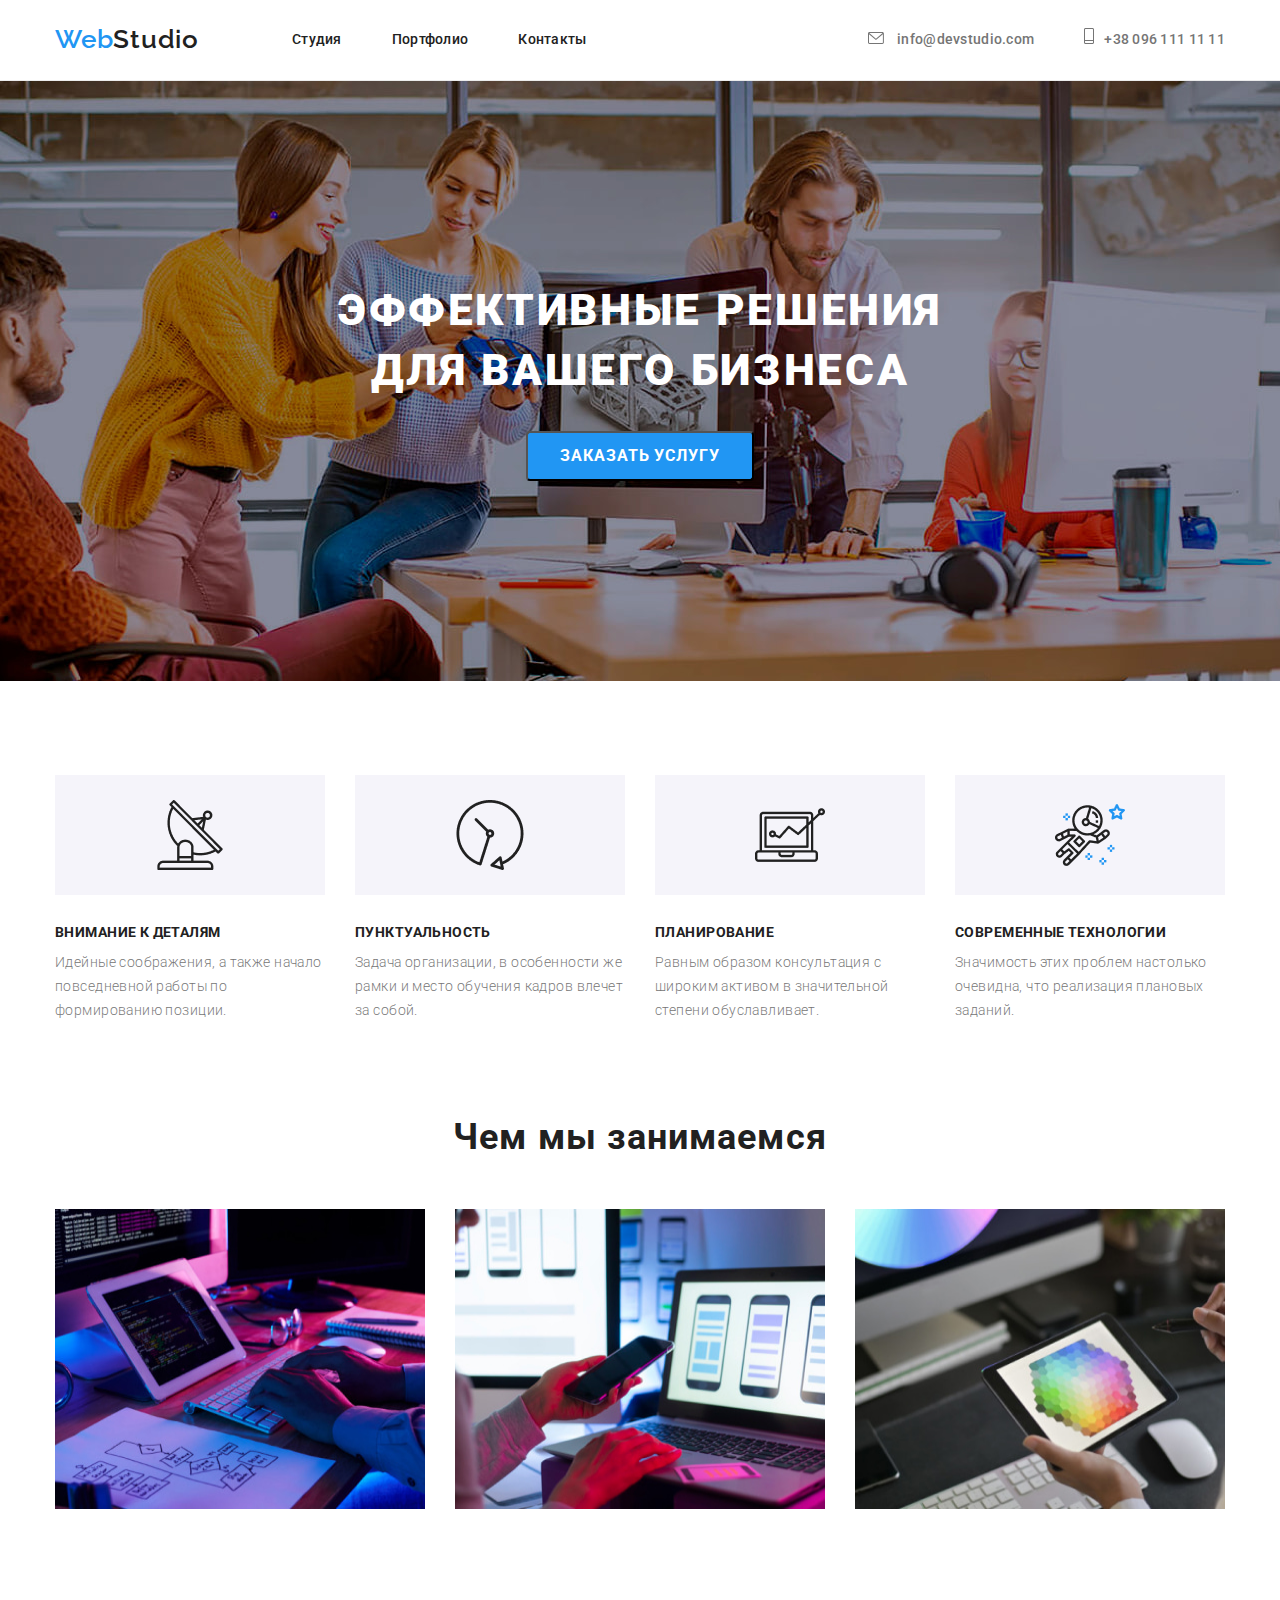
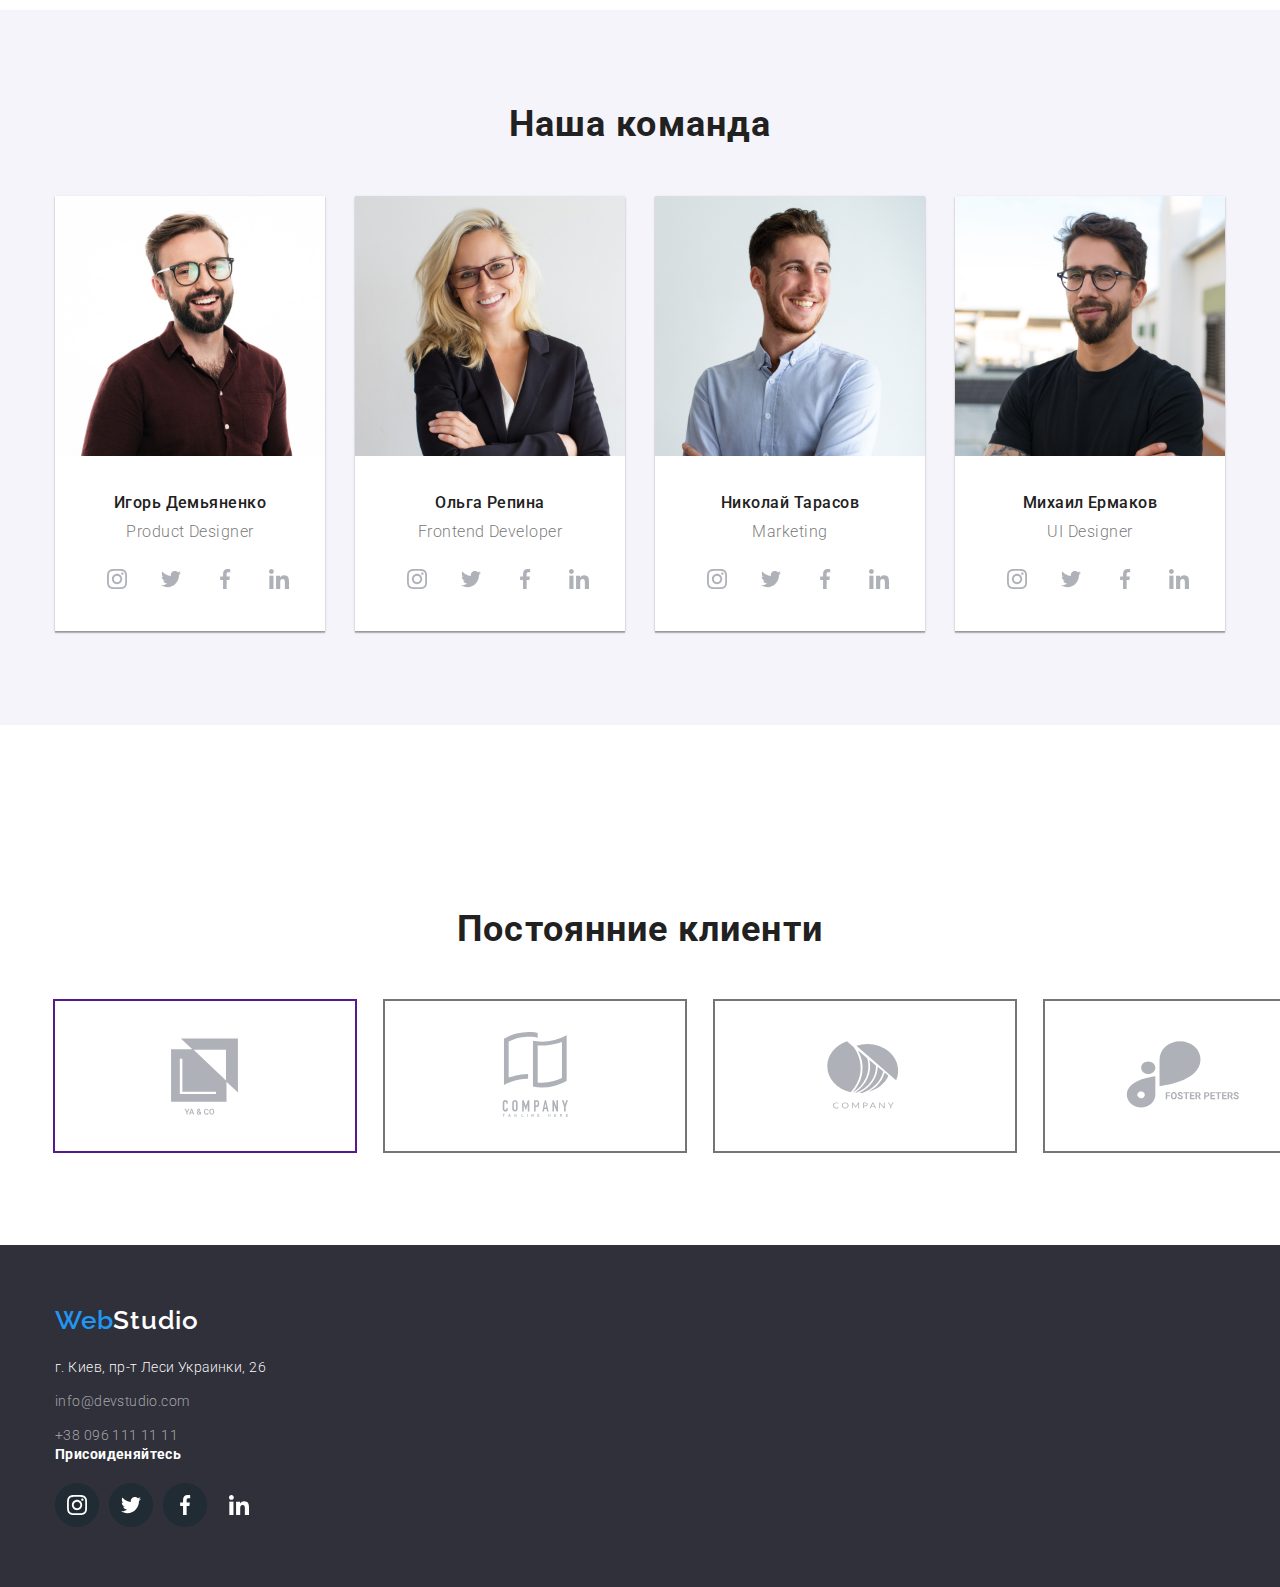
<file: index.html>
<!DOCTYPE html>
<html lang="ru">

<head>
    <meta charset="UTF-8">
    <meta http-equiv="X-UA-Compatible" content="IE=edge">
    <meta name="viewport" content="width=device-width, initial-scale=1.0">
    <title>Студия</title>
    <!-- Основні шрифти -->
    <link rel="preconnect" href="https://fonts.googleapis.com">
    <link rel="preconnect" href="https://fonts.gstatic.com" crossorigin>
    <link href="https://fonts.googleapis.com/css2?family=Raleway:wght@700&family=Roboto:wght@400;500;700;900&display=swap" rel="stylesheet">

    <link rel="stylesheet" href="https://cdn.jsdelivr.net/npm/modern-normalize@1.1.0/modern-normalize.min.css">

    <link rel="stylesheet" href="./css/styles.css">
    
</head>

<body>
    <!-- header -->
    <header class="header">
        <div class="container header-container">
        <nav class="nav">
            <a class="header-logo link" href="./index.html"><span class="web">Web</span>Studio</a>
            <ul class="nav-list list">
                <li class="nav-iten"> 
                    <a class="nav-link link" href="">Студия</a></li>
                <li class="nav-iten"> 
                    <a class="nav-link link" href="./portfolio.html">Портфолио</a></li>
                <li class="nav-iten"> 
                    <a class="nav-link link" href="">Контакты</a></li>
            </ul>
        </nav>
        <ul class="contact-list list ">
            <li class="contact-item">
                <a class="contact-mail link" href="mailto:info@devstudio.com"><svg class="header-icons" width="16px" height="12px">
                    <use href="./images/icons.svg/icons.heder/symbol-defs.svg#envelope-hover"></use>
                </svg>
                   info@devstudio.com</a></li>
            <li class="contact-item">
                <a class="contact-phone link" href="tel:+380961111111"><svg class="header-icons" width="10px" height="16px">
                    <use href="./images/icons.svg/icons.heder/symbol-defs.svg#Vector"></use>
                </svg>+38 096 111 11 11</a></li>
        </ul>
        </div>
    </header>
    <!-- main -->
    <main class="main">
        <!-- Заголовок -->
        <section class="hero section">
            <div class="container">
            <h1 class="hero-title">Эффективные решения для вашего бизнеса</h1>
            <button class="hero-btn" type="button">Заказать услугу</button>
            </div>
        </section>
        <!-- Наші послуги -->
        <section class="advice section">
            <h2 class="visually-hidden">Advice</h2>
            <div class="container">
            <ul class="advice-list list">
                <li class="advice-iten advice-iten-1">
                    <h3 class="advice-subtitle">Внимание к деталям</h3>
                    <p class="advice-descr">Идейные соображения, а также начало повседневной работы по формированию позиции.</p>
                </li>
                <li class="advice-iten advice-iten-2">
                    <h3 class="advice-subtitle">Пунктуальность</h3>
                    <p class="advice-descr">Задача организации, в особенности же рамки и место обучения кадров влечет за собой.</p>
                </li>
                <li class="advice-iten advice-iten-3">
                    <h3 class="advice-subtitle">Планирование</h3>
                    <p class="advice-descr">Равным образом консультация с широким активом в значительной степени обуславливает.</p>
                </li class="advice-iten">
                <li class="advice-iten advice-iten-4">
                    <h3 class="advice-subtitle">Современные технологии</h3>
                    <p class="advice-descr">Значимость этих проблем настолько очевидна, что реализация плановых заданий.</p>
                </li>
            </ul>
            </div>
        </section>    
        <!-- Чим ми займаємося -->
        <section class="work section">
            <div class="container">
            <h2 class="work-title work-title-container">Чем мы занимаемся</h2>
            <ul class="work-list list">
                <li class="work-item">
                     <img class="work-image" src="./images/whatwedoo/img.jpg" alt="html" width="370" height="300"></li>
                <li class="work-item">
                     <img class="work-image" src="./images/whatwedoo/img-1.jpg" alt="css" width="370" height="300"></li>
                <li class="work-item">
                     <img class="work-image" src="./images/whatwedoo/img-2.jpg" alt="program" width="370" height="300"></li>
            </ul>
            </div>
        </section>
        <!-- Про нас -->
        <section class="about-us  section">
            <div class="container">
            <h2 class="about-us-title about-us-container">Наша команда</h2>
            <ul class="about-us-list list">
                <li class="about-us-item">
                    <img class="about-us-image" src="./images/masters/img.jpg" alt="Игорь Демьяненко" width="270" height="260">
                    <div class="about-us-div">
                    <h3 class="about-us-name">Игорь Демьяненко</h3>
                    <p class="about-us-position">Product Designer</p>
                    <ul class="about-us-icons">
                        <li class="social-item"><a class="social-links" href="">
                            <svg class="social-link">
                                <use href="./images/icons.svg/icons.main/symbol-defs.svg#instagram-2"></use>
                            </svg>
                        </a></li>
                        <li class="social-item"><a class="social-links" href="">
                            <svg class="social-link">
                                <use href="./images/icons.svg/icons.main/symbol-defs.svg#twitter-1"></use>
                            </svg>
                        </a></li>
                        <li class="social-item"><a class="social-links" href="">
                            <svg class="social-link">
                                <use href="./images/icons.svg/icons.main/symbol-defs.svg#facebook-1"></use>
                            </svg>
                        </a></li>
                        <li class="social-item"><a class="social-links" href="">
                            <svg class="social-link">
                                <use href="./images/icons.svg/icons.main/symbol-defs.svg#linkedin-1"></use>
                            </svg>
                        </a></li>
                    </ul>
                    </div>
                </li>
                <li class="about-us-item">
                    <img class="about-us-image" src="./images/masters/img-1.jpg" alt="Ольга Репина" width="270" height="260">
                    <div class="about-us-div">
                    <h3 class="about-us-name">Ольга Репина</h3>
                    <p class="about-us-position">Frontend Developer</p>
                    <ul class="about-us-icons">
                        <li class="social-item"><a class="social-links" href="">
                                <svg class="social-link">
                                    <use href="./images/icons.svg/icons.main/symbol-defs.svg#instagram-2"></use>
                                </svg>
                            </a></li>
                        <li class="social-item"><a class="social-links" href="">
                                <svg class="social-link">
                                    <use href="./images/icons.svg/icons.main/symbol-defs.svg#twitter-1"></use>
                                </svg>
                            </a></li>
                        <li class="social-item"><a class="social-links" href="">
                                <svg class="social-link">
                                    <use href="./images/icons.svg/icons.main/symbol-defs.svg#facebook-1"></use>
                                </svg>
                            </a></li>
                        <li class="social-item"><a class="social-links" href="">
                                <svg class="social-link">
                                    <use href="./images/icons.svg/icons.main/symbol-defs.svg#linkedin-1"></use>
                                </svg>
                            </a></li>
                    </div>
                </li>
                <li class="about-us-item">
                    <img class="about-us-image" src="./images/masters/img-2.jpg" alt="Николай Тарасов" width="270" height="260">
                    <div class="about-us-div">
                    <h3 class="about-us-name">Николай Тарасов</h3>
                    <p class="about-us-position">Marketing</p>
                    <ul class="about-us-icons">
                        <li class="social-item"><a class="social-links" href="">
                                <svg class="social-link">
                                    <use href="./images/icons.svg/icons.main/symbol-defs.svg#instagram-2"></use>
                                </svg>
                            </a></li>
                        <li class="social-item"><a class="social-links" href="">
                                <svg class="social-link">
                                    <use href="./images/icons.svg/icons.main/symbol-defs.svg#twitter-1"></use>
                                </svg>
                            </a></li>
                        <li class="social-item"><a class="social-links" href="">
                                <svg class="social-link">
                                    <use href="./images/icons.svg/icons.main/symbol-defs.svg#facebook-1"></use>
                                </svg>
                            </a></li>
                        <li class="social-item"><a class="social-links" href="">
                                <svg class="social-link">
                                    <use href="./images/icons.svg/icons.main/symbol-defs.svg#linkedin-1"></use>
                                </svg>
                            </a></li>
                    </ul>
                    </div>
                </li>
                <li class="about-us-item">
                    <img class="about-us-image" src="./images/masters/img-3.jpg" alt="Михаил Ермаков" width="270" height="260">
                    <div class="about-us-div">
                    <h3 class="about-us-name">Михаил Ермаков</h3>
                    <p class="about-us-position">UI Designer</p>
                    <ul class="about-us-icons">
                        <li class="social-item"><a class="social-links" href="">
                                <svg class="social-link">
                                    <use href="./images/icons.svg/icons.main/symbol-defs.svg#instagram-2"></use>
                                </svg>
                            </a></li>
                        <li class="social-item"><a class="social-links" href="">
                                <svg class="social-link">
                                    <use href="./images/icons.svg/icons.main/symbol-defs.svg#twitter-1"></use>
                                </svg>
                            </a></li>
                        <li class="social-item"><a class="social-links" href="">
                                <svg class="social-link">
                                    <use href="./images/icons.svg/icons.main/symbol-defs.svg#facebook-1"></use>
                                </svg>
                            </a></li>
                        <li class="social-item"><a class="social-links" href="">
                                <svg class="social-link">
                                    <use href="./images/icons.svg/icons.main/symbol-defs.svg#linkedin-1"></use>
                                </svg>
                            </a></li>
                    </ul>
                    </div>
                </li>
            </ul>
            </div>
        </section>
        <!-- Постійні клієнти -->
        <section class="clients-section section">
            <div class="container">
                <h2 class="clients">Постоянние клиенти</h2>
                <ul class="clients-list list">
                    <li class="clients-item  clients-item-1 ">
                        <a class="class-client" href="">
                        <svg class="svg-client ">
                            <use href="./images/clients/symbol-defs.svg#Client-1 "></use>
                        </svg>
                        </a>
                    </li>
                    <li class="clients-item clients-item-2"><a href=""></a>
                            <svg class="svg-client">
                                <use href="./images/clients/symbol-defs.svg#Client-2 "></use>
                            </svg>
                        </a>
                    </li>
                    <li class="clients-item clients-item-3"><a href=""></a>
                            <svg class="svg-client">
                                <use href="./images/clients/symbol-defs.svg#Client-3"></use>
                            </svg>
                        </a>
                    </li>
                    <li class="clients-item clients-item-4"><a href=""></a>
                            <svg class="svg-client">
                                <use href="./images/clients/symbol-defs.svg#Client-4"></use>
                            </svg>
                            </a>
                    </li>
                    <li class="clients-item clients-item-5"><a href=""></a>
                            <svg class="svg-client">
                                <use href="./images/clients/symbol-defs.svg#Client-5"></use>
                            </svg>
                            </a>
                    </li>
                    <li class="clients-item clients-item-6"><a href=""></a>
                            <svg class="svg-client">
                                <use href="./images/clients/symbol-defs.svg#Client-6"></use>
                            </svg>
                            </a>
                    </li>
                </ul>
            </div>
        </section>
    </main>
    <!-- footer -->
    <footer class="footer">
        <div class="container">
        <a class="footer-logo link" href="./index.html"><span class="web">Web</span>Studio</a>
        <address class="footer-all">
            <ul class="footer-list list">
                <li class="footer-item"><a class="footer-link link" href="https://www.google.com/maps/place/%D0%B1%D1%83%D0%BB%D1%8C%D0%B2%D0%B0%D1%80+%D0%9B%D0%B5%D1%81%D1%96+%D0%A3%D0%BA%D1%80%D0%B0%D1%97%D0%BD%D0%BA%D0%B8,+26,+%D0%9A%D0%B8%D1%97%D0%B2,+02000/@50.4265807,30.5361971,17z/data=!3m1!4b1!4m5!3m4!1s0x40d4cf0e033ecbe9:0x57a4dffefec77da0!8m2!3d50.4265807!4d30.5383858">г. Киев, пр-т Леси Украинки, 26</a></li>
                <li class="footer-item"><a class="footer-mail link" href="mailto:info@devstudio.com">info@devstudio.com</a></li>
                <li class="footer-item"><a class="footer-phone link" href="tel:+380961111111">+38 096 111 11 11</a></li>
            </ul>
        </address>
        <h3 class="footerr">Присоиденяйтесь</h3>
        <ul class="footerr-list list">
            <li class="footerr-item">
                <a class="footerr-link" href=""><svg class="footerr-svg">
                    <use href="./images/icons.svg/icons.footer/symbol-defs.svg#instagram"></use>
                </svg></a>
            </li>
            <li class="footerr-item">
                <a class="footerr-link" href=""><svg class="footerr-svg">
                    <use href="./images/icons.svg/icons.footer/symbol-defs.svg#twitter"></use></a>
            </li>
            <li class="footerr-item">
                <a class="footerr-link" href=""><svg class="footerr-svg">
                    <use href="./images/icons.svg/icons.footer/symbol-defs.svg#facebook"></use></a>
            </li>
            <li class="footerr-item">
                <a class="footerr-link" href=""><svg class="footerr-svg">
                    <use href="./images/icons.svg/icons.footer/symbol-defs.svg#linkedin"></use></a>
            </li>
        </ul>
        </div>
    </footer>
</body>
</html>
</file>
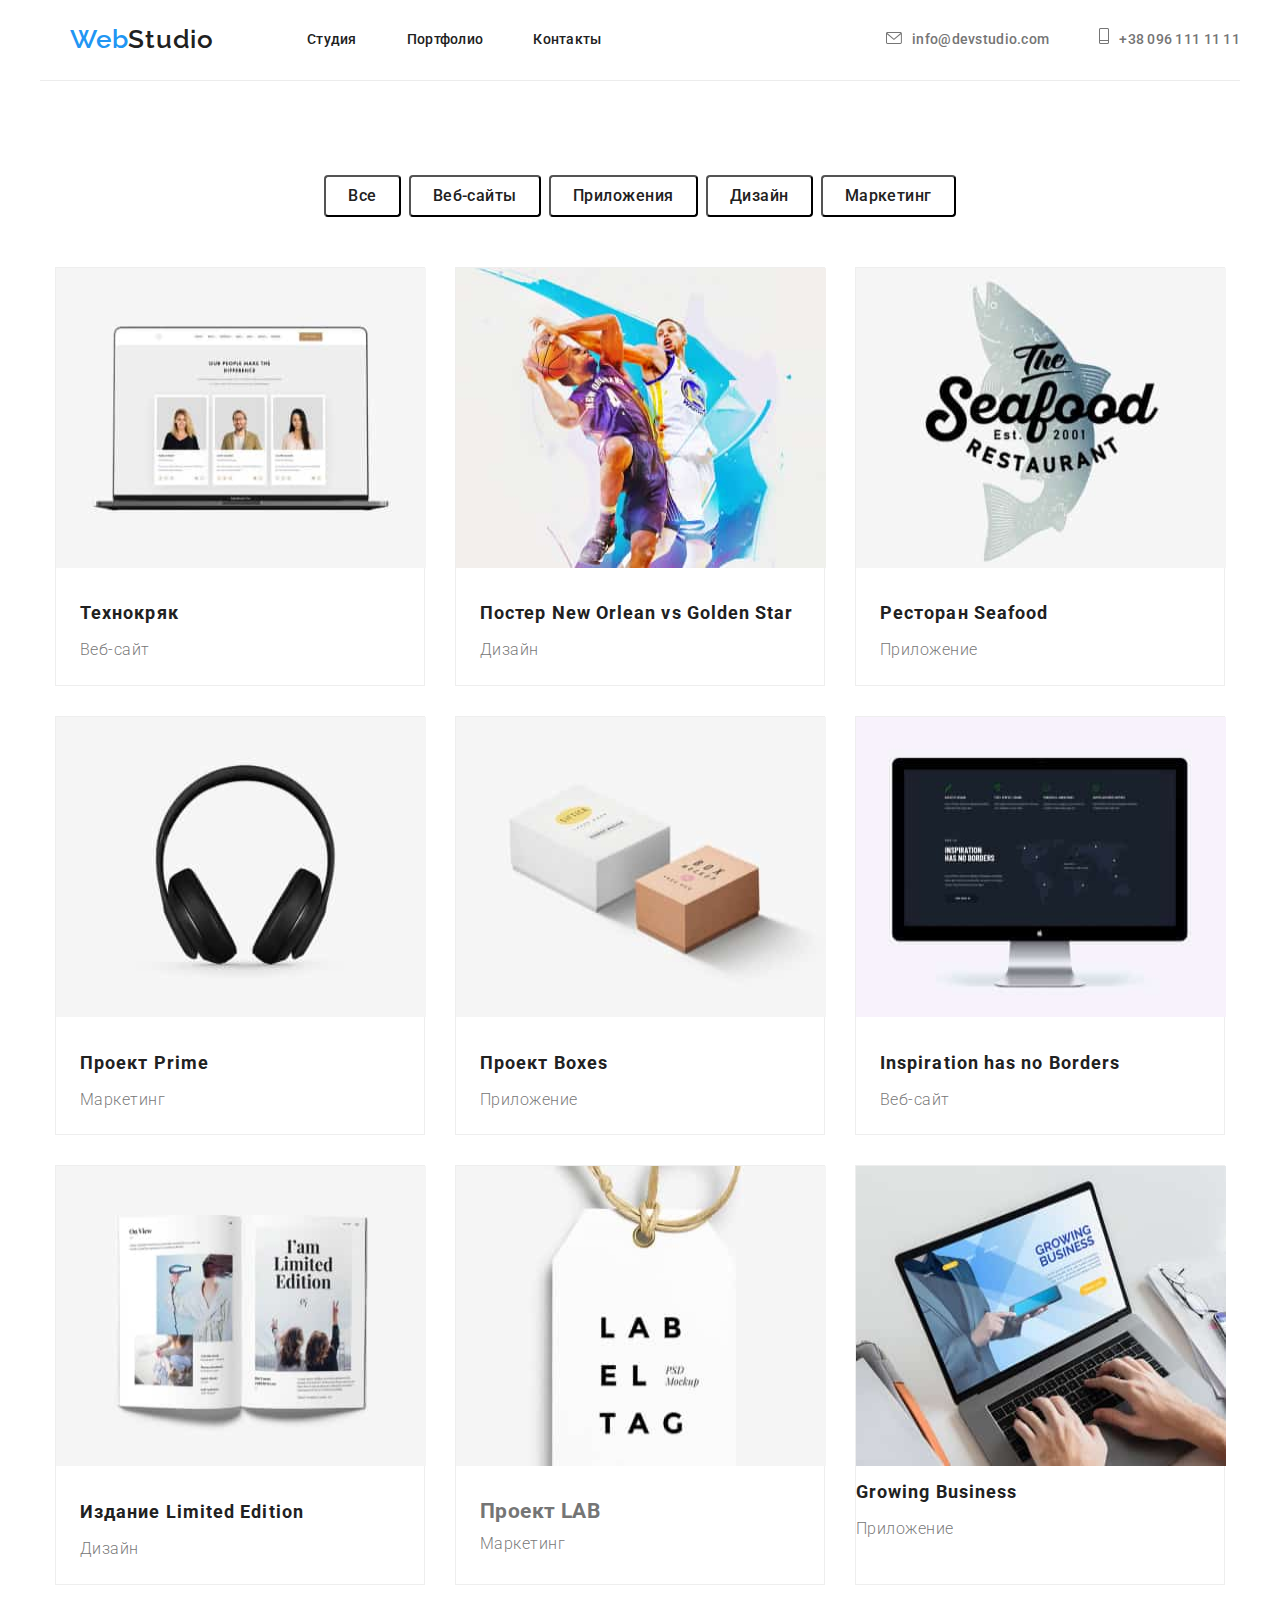
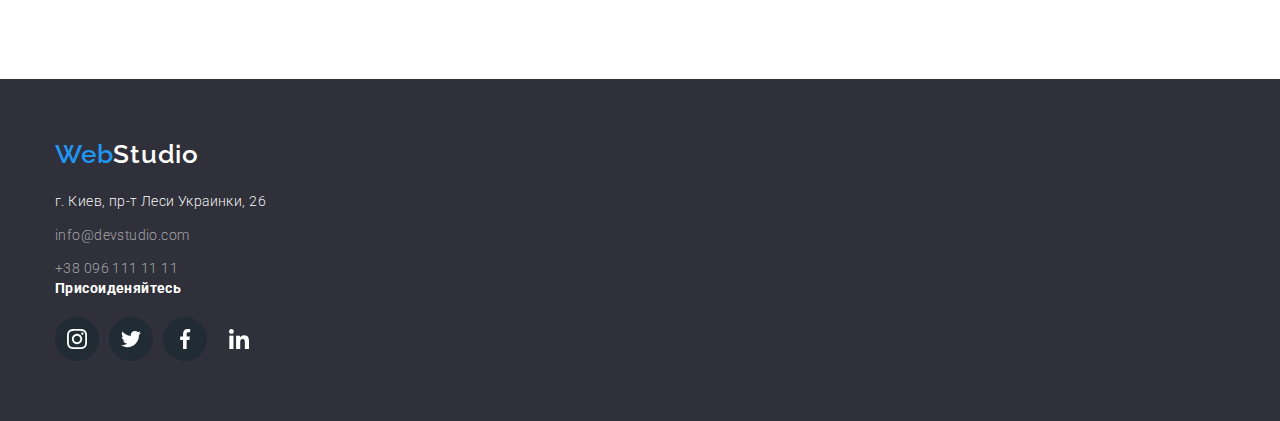
<file: portfolio.html>
<!DOCTYPE html>
<html lang="ru">
<head>
    <meta charset="UTF-8">
    <meta http-equiv="X-UA-Compatible" content="IE=edge">
    <meta name="viewport" content="width=device-width, initial-scale=1.0">
    <title>Портфолио</title>
    <!-- Основні шрифти -->
    <link rel="preconnect" href="https://fonts.googleapis.com">
    <link rel="preconnect" href="https://fonts.gstatic.com" crossorigin>
    <link href="https://fonts.googleapis.com/css2?family=Raleway:wght@700&family=Roboto:wght@400;500;700&display=swap"
        rel="stylesheet">
    <link rel="stylesheet" href="https://cdn.jsdelivr.net/npm/modern-normalize@1.1.0/modern-normalize.min.css">
    <link rel="stylesheet" href="./css/styles.css">
</head>
<body>
    <header class="header container">
        <div class="container header-container">
        <nav class="nav">
            <a class="header-logo link" href="./index.html"><span class="web">Web</span>Studio</a>
            <ul class="nav-list list">
                <li class="nav-iten">
                    <a class="nav-link link" href="./index.html">Студия</a>
                </li>
                <li class="nav-iten">
                    <a class="nav-link link" href="./portfolio.html">Портфолио</a>
                </li>
                <li class="nav-iten">
                    <a class="nav-link link" href="">Контакты</a>
                </li>
            </ul>
        </nav>
        
        <ul class="contact-list list">
            <li class="contact-item">
                <a class="contact-mail-portfolio link" href="mailto:info@devstudio.com"><svg class="portfolio-header-icons" width="16px" height="12px">
                    <use href="./images/icons.svg/icons.heder/symbol-defs.svg#envelope-hover"></use>
                </svg>info@devstudio.com</a>
            </li>
            <li class="contact-item">
                <a class="contact-phone-portfolio link" href="tel:+380961111111"><svg class="portfolio-header-icons"  width="10px" height="16px">
                    <use href="./images/icons.svg/icons.heder/symbol-defs.svg#Vector"></use>
                </svg>+38 096 111 11 11</a>
            </li>
        </ul>
        
        </div>
    </header>
    <!-- Main -->
    <main class="main">
        <section class="section">
            <div class="container">
            <h1 class="visually-hidden">Кнопки переходу</h1>
        <ul class="buttons-list list">
            <li class="buttons-item"><button class="buttons-btn" type="button">Все</button></li>
            <li class="buttons-item"><button class="buttons-btn" type="button">Веб-сайты</button></li>
            <li class="buttons-item"><button class="buttons-btn" type="button">Приложения</button></li>
            <li class="buttons-item"><button class="buttons-btn" type="button">Дизайн</button></li>
            <li class="buttons-item"><button class="buttons-btn" type="button">Маркетинг</button></li>
        </ul>
        
            <ul class="projekts-list list">
                <div class="flex-container">
                <li class="projekts-item">
                    <img class="projekts-image" src="./images/images.portofolio/img.jpg" alt="Про нас" width="370" height="300">
                    <div class="projekts-item-div">
                    <h2 class="projekts-subtitle">Технокряк</h2>
                    <p class="projekts-desc">Веб-сайт</p>
                    </div>
                </li>
                <li class="projekts-item">
                    <img class="projekts-image" src="./images/images.portofolio/img(1).jpg" alt="Фото постера" width="370" height="300">
                    <div class="projekts-item-div">
                    <h2 class="projekts-subtitle">Постер New Orlean vs Golden Star</h2>
                    <p class="projekts-desc">Дизайн</p>
                    </div>
                </li>
                <li class="projekts-item">
                    <img class="projekts-image" src="./images/images.portofolio/img(2).jpg" alt="Фото ресторану" width="370" height="300">
                    <div class="projekts-item-div">
                    <h2 class="projekts-subtitle">Ресторан Seafood</h2>
                    <p class="projekts-desc">Приложение</p>
                    </div>
                </li>
                <li class="projekts-item">
                    <img class="projekts-image" src="./images/images.portofolio/img(3).jpg" alt="Фото проекта навушники" width="370" height="300">
                    <div class="projekts-item-div">
                    <h2 class="projekts-subtitle">Проект Prime</h2>
                    <p class="projekts-desc">Маркетинг</p>
                    </div>
                </li>
                <li class="projekts-item">
                    <img class="projekts-image" src="./images/images.portofolio/img(4).jpg" alt="фото скриньок" width="370" height="300">
                    <div class="projekts-item-div">
                    <h2 class="projekts-subtitle">Проект Boxes</h2>
                    <p class="projekts-desc">Приложение</p>
                    </div>
                </li>
                <li class="projekts-item">
                    <img class="projekts-image" src="./images/images.portofolio/img(5).jpg" alt="Фото сайта Inspiration" width="370" height="300">
                    <div class="projekts-item-div">
                    <h2 class="projekts-subtitle" lang="en">Inspiration has no Borders</h2>
                    <p class="projekts-desc">Веб-сайт</p>
                    </div>
                </li>
                <li class="projekts-item">
                    <img class="projekts-image" src="./images/images.portofolio/img(6).jpg" alt="Фото книжки" width="370" height="300">
                    <div class="projekts-item-div">
                    <h2 class="projekts-subtitle">Издание Limited Edition</h2>
                    <p class="projekts-desc">Дизайн</p>
                    </div>
                </li>
                <li class="projekts-item">
                    <img class="projekts-image" src="./images/images.portofolio/img(7).jpg" alt="Фото проекта" width="370" height="300">
                    <div class="projekts-item-div">
                    <h2>Проект LAB</h2>
                    <p class="projekts-desc">Маркетинг</p>
                    </div>
                </li>
                <li class="projekts-item">
                    <img class="projekts-image" src="./images/images.portofolio/img(8).jpg" alt="Фото ноутбука" width="370" height="300">
                    <div class="pro-itjektsem-div">
                    <h2 class="projekts-subtitle" lang="en">Growing Business</h2>
                    <p class="projekts-desc">Приложение</p>
                    </div>
                </li>
                </div>
                </ul>
                </div>
        </section>
    </main>
    <footer class="footer">
        <div class="container">
        <a class="footer-logo link" href="./index.html"><span class="web">Web</span>Studio</a>
        <address class="footer-all">
            <ul class="footer-list list">
                <li class="footer-item"><a class="footer-link link"
                        href="https://www.google.com/maps/place/%D0%B1%D1%83%D0%BB%D1%8C%D0%B2%D0%B0%D1%80+%D0%9B%D0%B5%D1%81%D1%96+%D0%A3%D0%BA%D1%80%D0%B0%D1%97%D0%BD%D0%BA%D0%B8,+26,+%D0%9A%D0%B8%D1%97%D0%B2,+02000/@50.4265807,30.5361971,17z/data=!3m1!4b1!4m5!3m4!1s0x40d4cf0e033ecbe9:0x57a4dffefec77da0!8m2!3d50.4265807!4d30.5383858">г.
                        Киев, пр-т Леси Украинки, 26</a></li>
                <li class="footer-item"><a class="footer-mail link" href="mailto:info@devstudio.com">info@devstudio.com</a></li>
                <li class="footer-item"><a class="footer-phone link" href="tel:+380961111111">+38 096 111 11 11</a></li>
            </ul>
        </address>
        <h3 class="footerr">Присоиденяйтесь</h3>
        <ul class="footerr-list list">
            <li class="footerr-item">
                <a class="footerr-link" href=""><svg class="footerr-svg">
                        <use href="./images/icons.svg/icons.footer/symbol-defs.svg#instagram"></use>
                    </svg></a>
            </li>
            <li class="footerr-item">
                <a class="footerr-link" href=""><svg class="footerr-svg">
                        <use href="./images/icons.svg/icons.footer/symbol-defs.svg#twitter"></use></a>
            </li>
            <li class="footerr-item">
                <a class="footerr-link" href=""><svg class="footerr-svg">
                        <use href="./images/icons.svg/icons.footer/symbol-defs.svg#facebook"></use></a>
            </li>
            <li class="footerr-item">
                <a class="footerr-link" href=""><svg class="footerr-svg">
                        <use href="./images/icons.svg/icons.footer/symbol-defs.svg#linkedin"></use></a>
            </li>
        </ul>
        </div>
    </footer>
    
</body>
</html>
</file>
<file: css/styles.css>
:root{
    /* Основні шрифти */
     --main-font: "Roboto", sans-serif;
     --secondary-font: "Raleway", sans-serif;
     /*Світла тема тексту*/
     --accent-txt: #2196F3;
     --primary-light-txt: #212121;
     --secondary-light-txt: #757575;
     /*Темна тема тексту*/
     --primary-dark-txt: #FFFFFF;
     --secondary-dark-txt: rgba(255, 255, 255, 0.6);
     /*Світла тема фону*/
     --primary-light-bg: #F5F4FA;
     /*Темна тема фону*/
     --primary-dark-bd: #2F303A; 
     --color-letra: #AFB1B8; 

} 

body{
     font-family: var(--main-font);
     font-weight: 270;
     Font-size: 14px;
     Line-height: 1.67;
     letter-spacing: 0.03em;
     color: var(--secondary-light-txt);
}
h1,
h2, 
h3, 
p, 
ul{
      margin-top: 0;
      margin-bottom: 0;
}

.list{
      padding-left: 0;
      margin-top: 0;
      margin-bottom: 0;
     list-style: none;
}
.link{
     text-decoration: none;
}
.section{
      padding-top: 94px;
      padding-bottom: 94px;
}
.container{
      width: 1200px;
      padding-left: 15px;
      padding-right: 15px;
      margin-left: auto;
      margin-right: auto;
}

/* header */
.header{
      border-bottom: 1px solid #ECECEC;

}
.header-container{
      display: flex;
      align-items: center;
}
.nav{
      display: flex;
      align-items: center;
      
}
.header-logo{
      padding-top: 24px;
      padding-bottom: 25px;
     font-family: "Raleway", sans-serif;
     font-weight: 600;
     Font-size: 26px;
     line-height: 1.19;
     letter-spacing: 0.03em;
     color: var(--primary-light-txt);
     align-items: center;
     margin-right: 93px;
     
     }
     
.nav-list{
      display: flex;
}

.contact-list{
      display: flex;
      align-items: center;
      margin-left: auto;
}
.nav-iten{
      margin-right: 50px;
}

.nav-iten:last-child{
      margin: 0;
}

.contact-item{
      margin-right: 50px;
}
.contact-item:last-child{
      margin-right: 0;
}
.contact-item::before{
      background-color: #2196F3;
      width: 100px;
}


.web{
     color: var(--accent-txt);
}
.nav-link{
      font-weight: 500;
      font-size: 14px;
      line-height: 1.14;
      letter-spacing: 0.02em;
      color: var(--primary-light-txt);
}
.nav-link:hover,
.nav-link:focus{
     color: var(--accent-txt);
}
.contact-mail{
      font-weight: 500;
      font-size: 14px;
      line-height: 1.14;
      letter-spacing: 0.02em;
      color: var(--secondary-light-txt);
}


.contact-mail:hover,
.contact-mail:focus{
      color: var(--accent-txt);
}
.header-icons{
      margin-right: 10px;
      align-items: center;
      fill: #757575;
}
.portfolio-header-icons{
      margin-right: 10px;
      align-items: center;
      fill: #757575;
}
.header-icons:hover,
.header-icons:focus{
      fill: var(--accent-txt);
}

.contact-phone{
      font-weight: 500;
      font-size: 14px;
      line-height: 1.14;
      letter-spacing: 0.02em;
      color: var(--secondary-light-txt);
}
.contact-phone:hover,
.contact-phone:focus{
      color: var(--accent-txt);
}
/* Main */
.hero-title{
      margin-left: auto;
      margin-right: auto;
      margin-bottom: 30px;
      width: 696px;
      height: 120px;
      max-width: 696px;
      max-height: 120px;
      text-align: center;
      font-weight: 900;
      font-size: 44px;
      line-height: 1.36;
      letter-spacing: 0.06em;
      text-transform: uppercase;
      color: var(--primary-dark-txt);
}
.hero{
      background-image: url(../images/fon/Bg.png);
      background-image: url(../images/fon/Img.jpg);
      background-repeat: no-repeat;
      background-position: center center;
      height: 600px; 
      padding: 200px 0 200px 0;
}
.hero-btn{
      display: flex;
      align-items: center;
      margin-left: auto;
      margin-right: auto;
      min-width: 200px;
      max-height: 50px;
      padding: 10px 32px;
      font-family: inherit;
      font-weight: 700;
      font-size: 16px;
      line-height: 1.87;
      letter-spacing: 0.06em;
      text-transform: uppercase;
      border-radius: 4px;
      color: var(--primary-dark-txt);
      background-color: var(--accent-txt);
      cursor: pointer;
}
/* .advice{
      margin-left: auto;
      margin-right: auto;
} */
.advice-list{
      display: flex;
      align-items: center;
      margin-left: auto;
      margin-right: auto;
}
.advice-iten{
      margin-right: 30px;
}
.advice-iten::before{
      display: block;
      content: "";
      height: 120px;
      /* background-size: contain; */
      background-repeat: no-repeat;
      background-position: center;
      background-color: #F5F4FA;
      margin-bottom: 30px;
}
.advice-iten-1::before{
      background-image: url(../images/main/Vector.png);
      
}
.advice-iten-2::before{
      background-image: url(../images/main/Vector\ \(1\).png);
}
.advice-iten-3::before{
      background-image: url(../images/main/Vector\ \(2\).png);
}
.advice-iten-4::before{
      background-image: url(../images/main/astronaut\ 3.png);
}
.advice-iten:last-child{
      margin: o;
}
.advice-descr{
      width: 270px;
}
.advice-subtitle{
      width: 270px;
      height: 16px;
      margin-bottom: 10px;
      font-weight: 700;
      font-size: 14px;
      line-height: 1.14;
      letter-spacing: 0.03em;
      text-transform: uppercase;
      color: var(--primary-light-txt);
}
.advice-descr{
      font-size: 14px;
      line-height: 1.71;
      letter-spacing: 0.03em;
      color: var(--secondary-light-txt);
}
.work-title{
      margin-right: auto;
      margin-left: auto;
      font-size: 36px;
      line-height: 1.16;
      letter-spacing: 0.03em;
      color: var(--primary-light-txt);
}
.work{
      padding-top: 0;
}
.work-title-container{
      text-align: center;
      margin-bottom: 50px;
}
.work-list{
      display: flex;
}
.work-item:not(:first-child){
      margin-left: 30px;
}

/* about-us */

.about-us{
      background-color: var(--primary-light-bg);
      margin-bottom: 90px;
}
.about-us-title{
      font-size: 36px;
      line-height: 1.16;
      letter-spacing: 0.03em;
      color: var(--primary-light-txt);
}
.about-us-container{
      text-align: center;
      margin-bottom: 50px;
      

}
.about-us-list{
      display: flex;
      
}
.about-us-item:not(:last-child){
      margin-right: 30px;
}
.about-us-item{
      background-color: #FFFFFF;
      box-shadow: 0px 1px 3px rgba(0, 0, 0, 0.12), 0px 1px 1px rgba(0, 0, 0, 0.14), 0px 2px 1px rgba(0, 0, 0, 0.2);
      
}
.about-us-div{
      margin-top: 30px;
      margin-bottom: 30px;
      text-align: center;
      
      
}
.about-us-name{
      margin-bottom: 10px;
      font-weight: 500;
      font-size: 16px;
      line-height: 1.19;
      letter-spacing: 0.03em;
      color: var(--primary-light-txt);
}
.about-us-position{
      font-size: 16px;
      line-height: 1.19;
      letter-spacing: 0.03em;
      color: var(--secondary-light-txt);
      margin-bottom: 16px;
}
.social-item{
      display: flex;
      width: 44px;
      height: 44px;
      background-color: #FFFFFF;
      background-size: contain;
}
.social-item:not(:last-child){
      margin-right: 10px;
}
.about-us-icons{
      display: flex;
      margin-bottom: 30px;
      text-align: center;
}
.social-link{
      display: block;
      width: 20px;
      height: 20px;
      background-position: center;
      
}
.social-links{
      display: flex;
      justify-content: center;
      align-items: center;
      border-radius: 50%;
      width: 44px;
      height: 44px;
      fill: var(--color-letra); 
}
.social-links:hover,
.social-links:focus{
      background-color: var(--accent-txt);
      fill: var(--primary-dark-txt);
}
.social-link:hover, 
.social-link:focus{
      /* fill: var(--primary-dark-txt) ;
      fill: var(--primary-dark-txt); */
}
.clients{
      font-size: 36px;
      line-height: 1.16;
      letter-spacing: 0.03em;
      color: var(--primary-light-txt);
      text-align: center;
      margin-bottom: 50px;
           
}
.clients-list{
      display: flex;
      }
.clients-section{
      
}
.clients-item{
      box-sizing: border-box;
      margin-right: auto;
      
}
.svg-client{
      outline: 2px solid;
      margin-right: 30px;
      
}
.class-client{
      width: 106px;
      height: 60px;
}


* /* .clients-item:not(:last-child){
      margin-right: 30px;
 */
.svg-client{
      fill: #AFB1B8;
      display: block;
      justify-content: center; 
      align-items: center;
      background-size: contain;
      margin-right: 30px;
      border-width: 3px;
      border-color: #AFB1B8;
} 
 
.svg-client:hover{
      fill: #2196F3;
}
.footerr{
      font-size: 14px;
      line-height: 1.14;
      letter-spacing: 0.03em;
      color: var(--primary-dark-txt);
      margin-bottom: 20px;
}
.footerr-list{
      display: flex;
}
.footerr-svg{
      display: block;
      width: 20px;
      height: 20px;
      background-position: center;
}
.footerr-item{
      border-radius: 50%;
}
.footerr-item:not(:last-child){
      margin-right: 10px;
      background-color: #212b33;
}
.footerr-item:hover,
.footerr-item:focus{
      background-color: #2196F3;
}
.footerr-link{
      display: flex;
      justify-content: center;
      align-items: center;
      border-radius: 50%;
      width: 44px;
      height: 44px;
      fill: var(--color-letra);
}


/* Footer */
.footer{
      padding-top: 60px ;
      padding-bottom: 60px ;
      background-color: var(--primary-dark-bd);
}
.footer-logo{
       font-family: "Raleway", sans-serif;
       font-weight: 600;
       font-size: 26px;
       line-height: 1.19;
       letter-spacing: 0.03em;
       color: var(--primary-dark-txt);
}
.footer-all{
      margin-top: 20px;
      font-style: normal;
}
.footer-item:not(:last-child)
{
      margin-bottom: 9px;
}
.visually-hidden {
  position: absolute;
  width: 1px;
  height: 1px;
  margin: -1px;
  border: 0;
  padding: 0;
  white-space: nowrap;
  clip-path: inset(100%);
  clip: rect(0 0 0 0);
  overflow: hidden;
}
.footer-link{
      font-size: 14px;
      line-height: 1.71;
      letter-spacing: 0.03em;
      color: var(--primary-dark-txt);
}
.footer-mail{
      font-size: 14px;
      line-height: 24px;
      letter-spacing: 0.03em;
      color: rgba(255, 255, 255, 0.6);
}
.footer-phone{
      font-size: 14px;
      line-height: 24px;
      letter-spacing: 0.03em;
      color: rgba(255, 255, 255, 0.6);
}
/* .footerr{
       font-family: "Raleway", sans-serif;
       font-weight: 600;
       font-size: 26px;
       line-height: 1.19;
       letter-spacing: 0.03em;
       color: var(--primary-dark-txt);
} */
      /* .footerr-item{
      display: block;
      width: 44px;
      height: 44px;
      background-color: #ce2323;
      border-radius: 50%;
} */
      

/* Портфоліо*/

.contact-mail-portfolio{
      font-weight: 500;
      font-size: 14px;
      line-height: 1.14;
      letter-spacing: 0.02em;
      color: var(--secondary-light-txt);
       /* margin-left: 331px;
       font-style: 400;
       font-weight: 500;
       font-size: 14px;
       line-height: 1.14;
       letter-spacing: 0.02em;
       color: var(--secondary-light-txt); */
}
.contact-phone-portfolio{
       font-style: 400;
       font-weight: 500;
       font-size: 14px;
       line-height: 1.14;
       letter-spacing: 0.02em;
       color: var(--secondary-light-txt);
}
.portfolio-header-icons{
      
}
.buttons-btn{
       padding: 6px 22px;
       font-family: inherit;
       font-weight: 500;
       font-size: 16px;
       line-height: 1.62;
       letter-spacing: 0.03em;
       color: var(--primary-light-txt);
       border-radius: 4px;
       background-color: var(--secondary-light-bg);
       cursor: pointer;
}
.buttons-btn:hover,
.buttons-btn:focus{
      color: var(--primary-dark-txt);
      background-color: var(--accent-txt);
}
.buttons-item:not(:last-child)
{
      margin-right: 8px;
}
.buttons-list{
      margin-bottom: 50px;
      display: flex;
      justify-content: center;
      
}
.projekts-list{
     width: 1230px;
     margin-left: auto;
     margin-right: auto;
}

.flex-container{
      display: flex;
      flex-wrap: wrap;
}
.projekts-item{
      width: 370px;
      box-sizing: border-box;
      border: 1px solid #EEEEEE;
      
}
.projekts-item:not(:last-child){
      margin-right: 30px;
      margin-bottom: 30px; 
      
}
.projekts-item:nth-child(3n){
      margin-right: 0;
}
.projekts-item:nth-last-child(-n+3){
      margin-bottom: 0;
}


.projekts-item-div{
     padding: 20px 24px;
}
.projekts-subtitle{
       margin-bottom: 4px;
       font-weight: 700;
       font-size: 18px;
       line-height: 2;
       letter-spacing: 0.06em;
       color: var(--primary-light-txt);
}
.projekts-desc{
       font-size: 16px;
       line-height: 1.87;
       letter-spacing: 0.03em;
       color: var(--secondary-light-txt);
}
</file>
